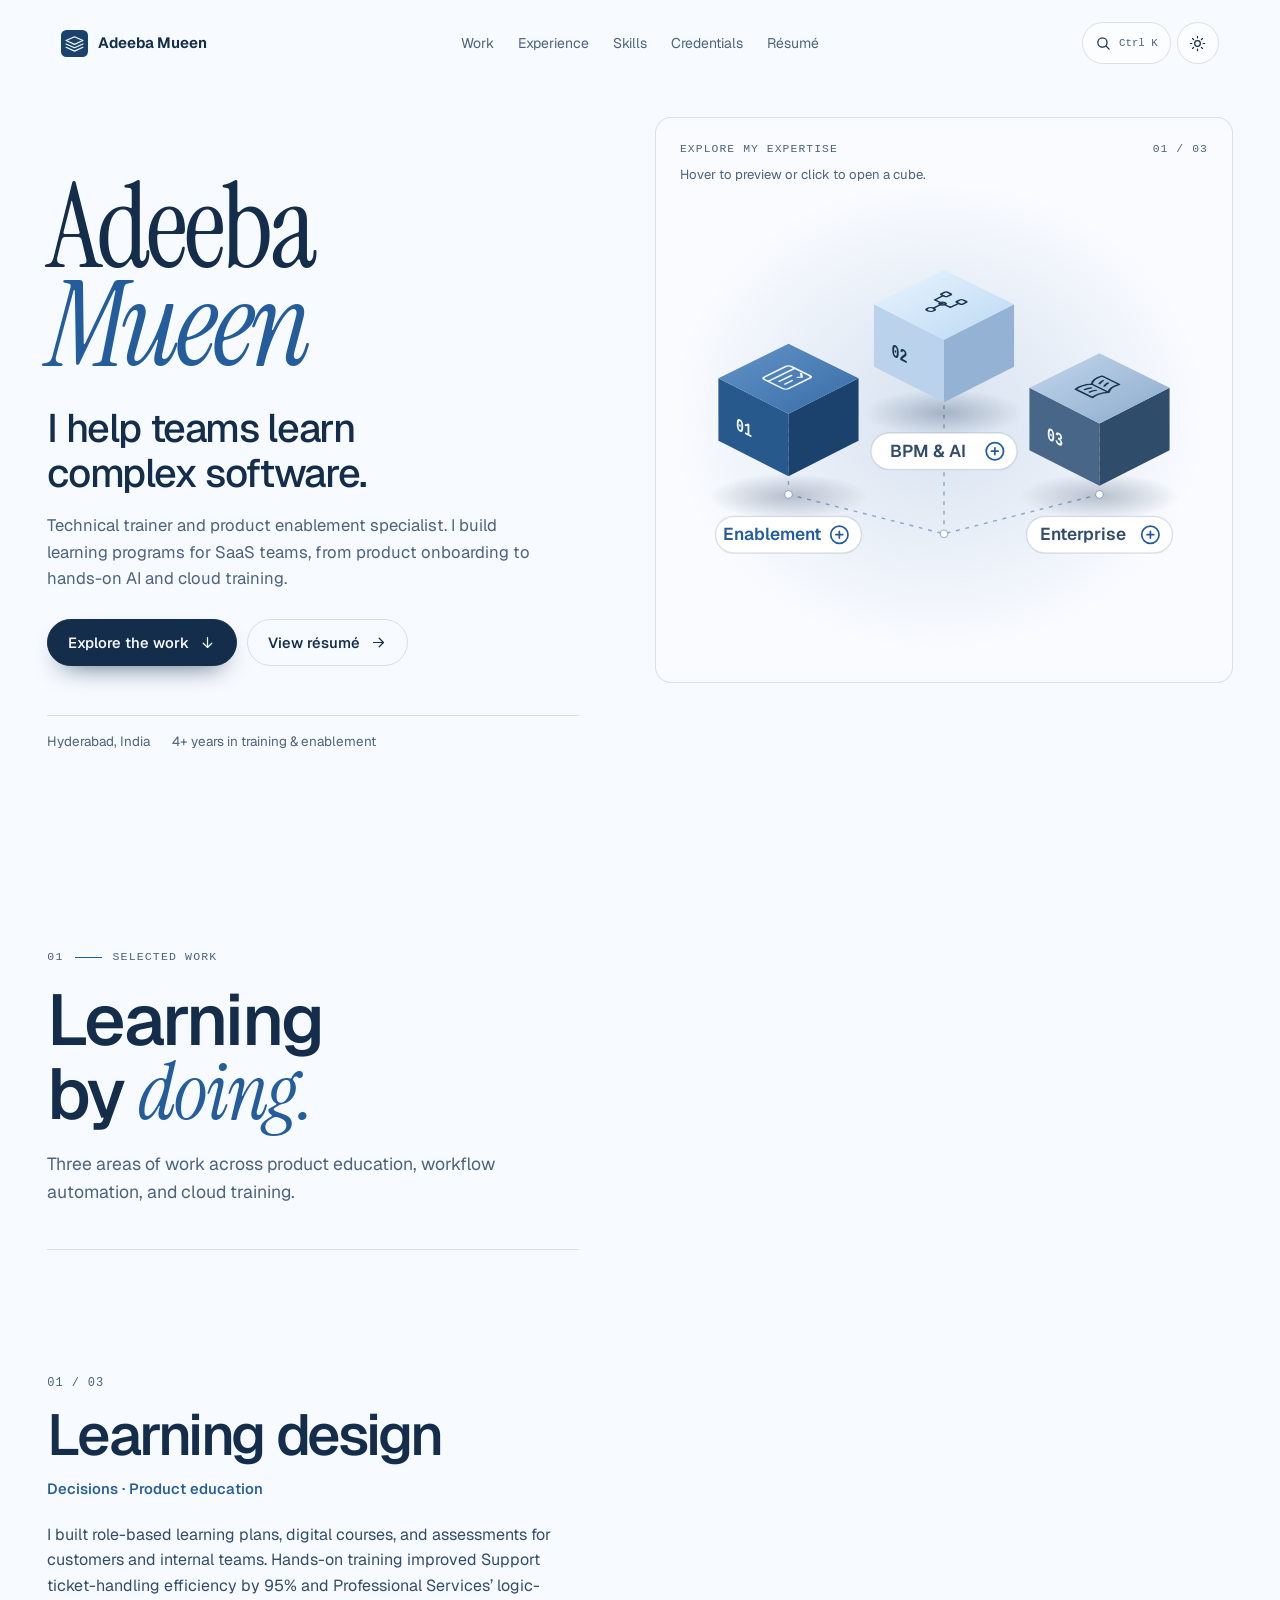
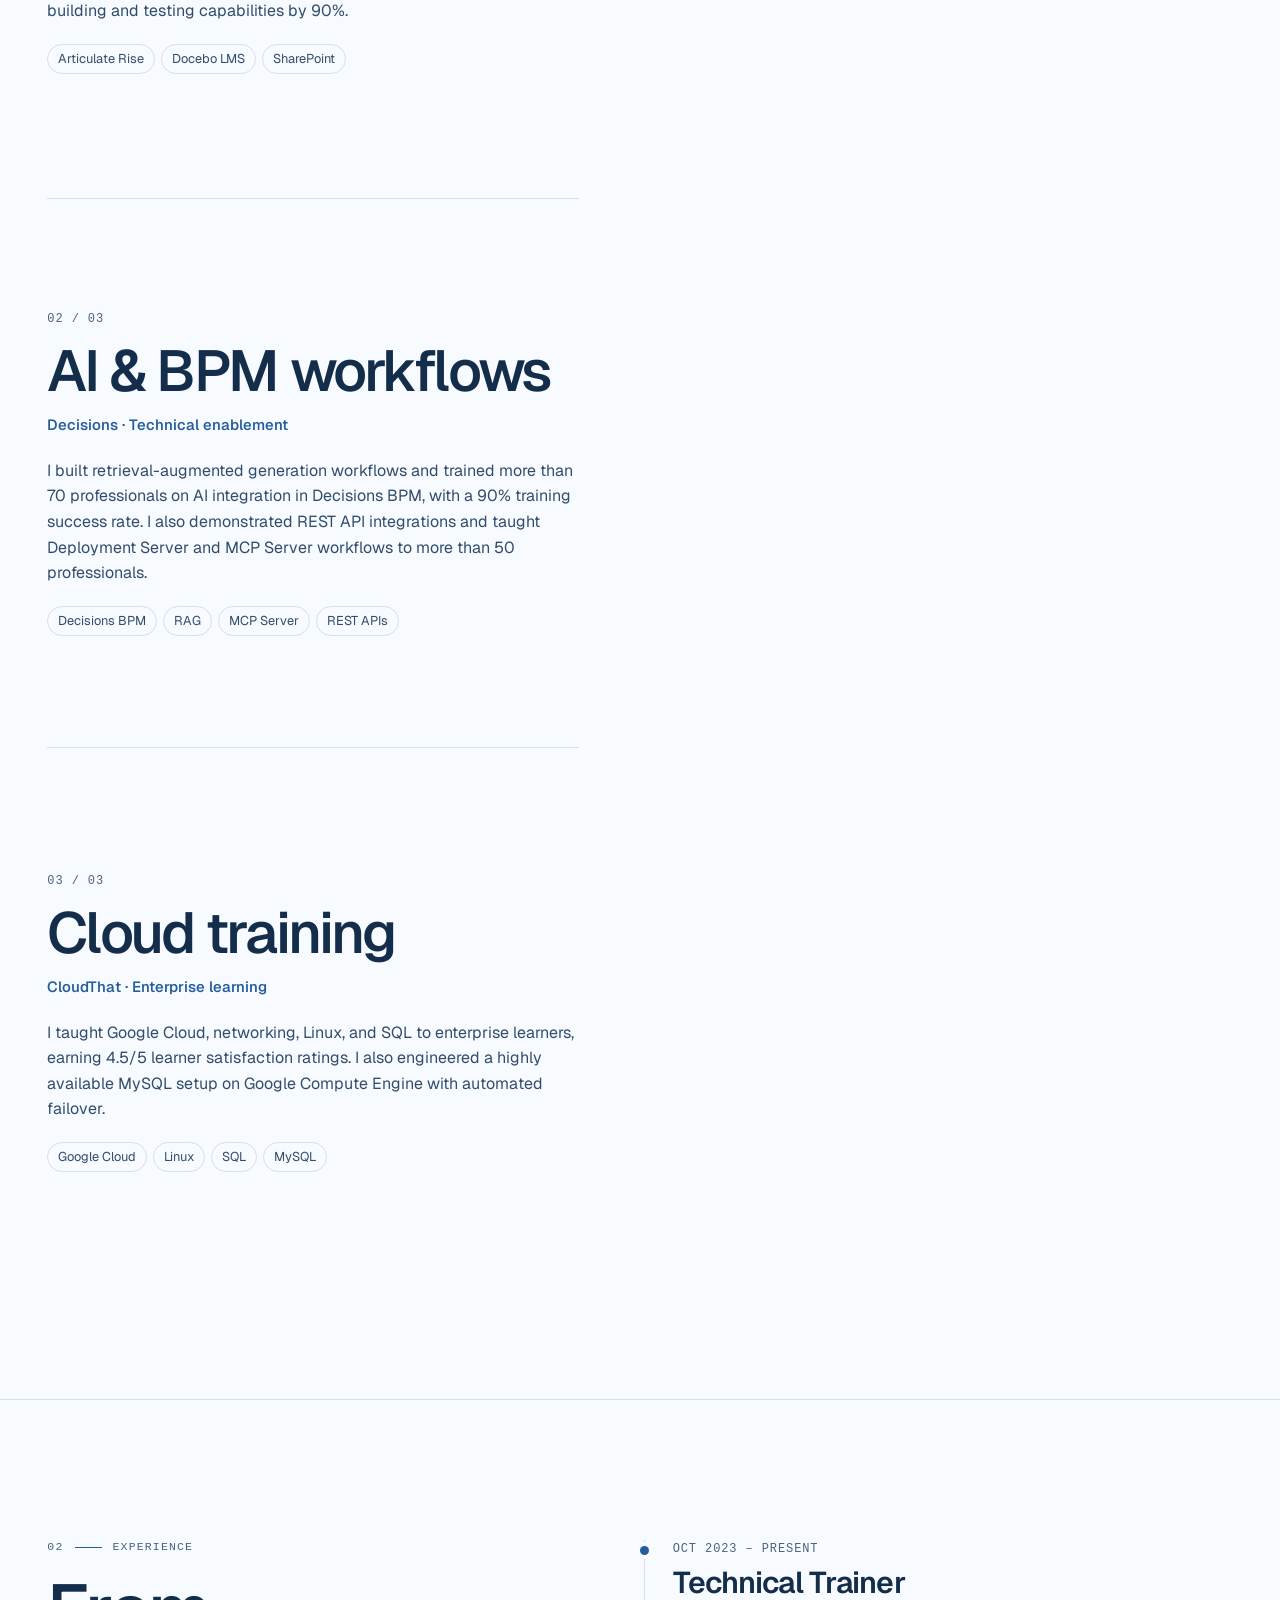
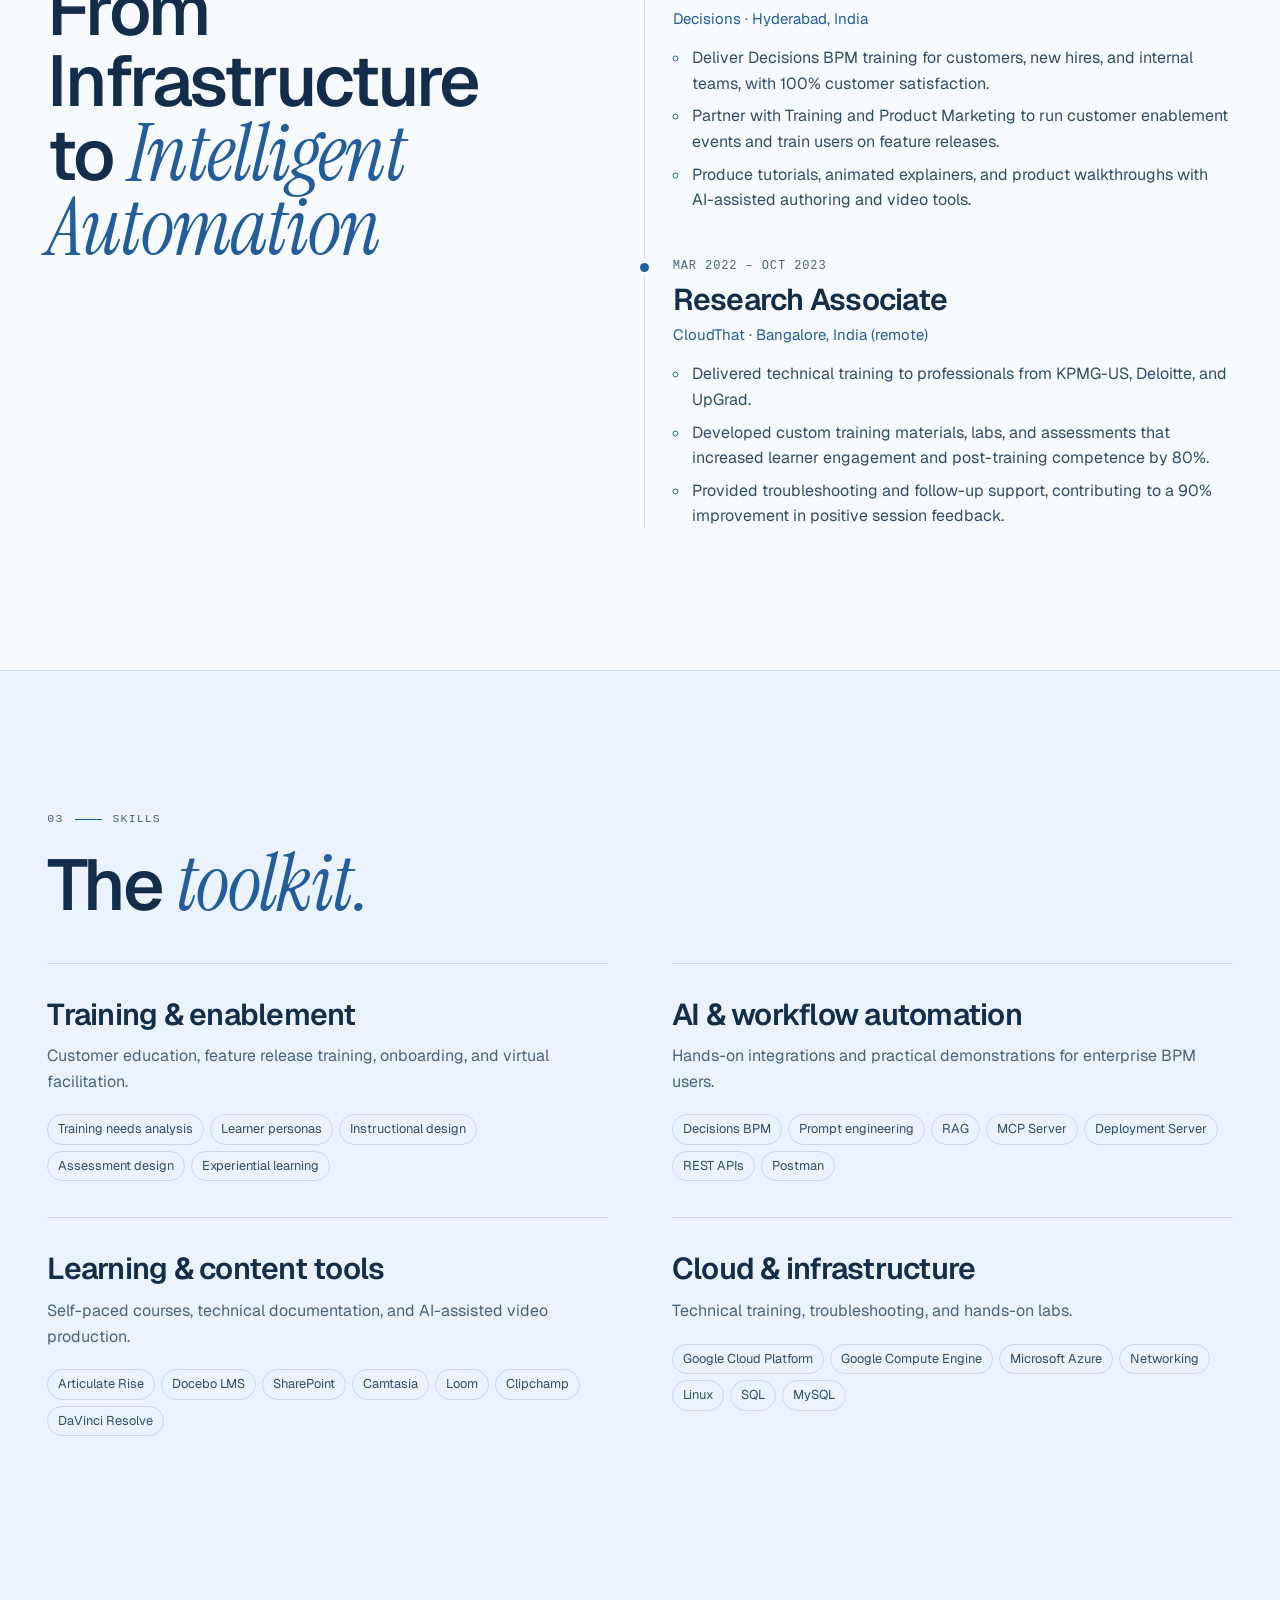
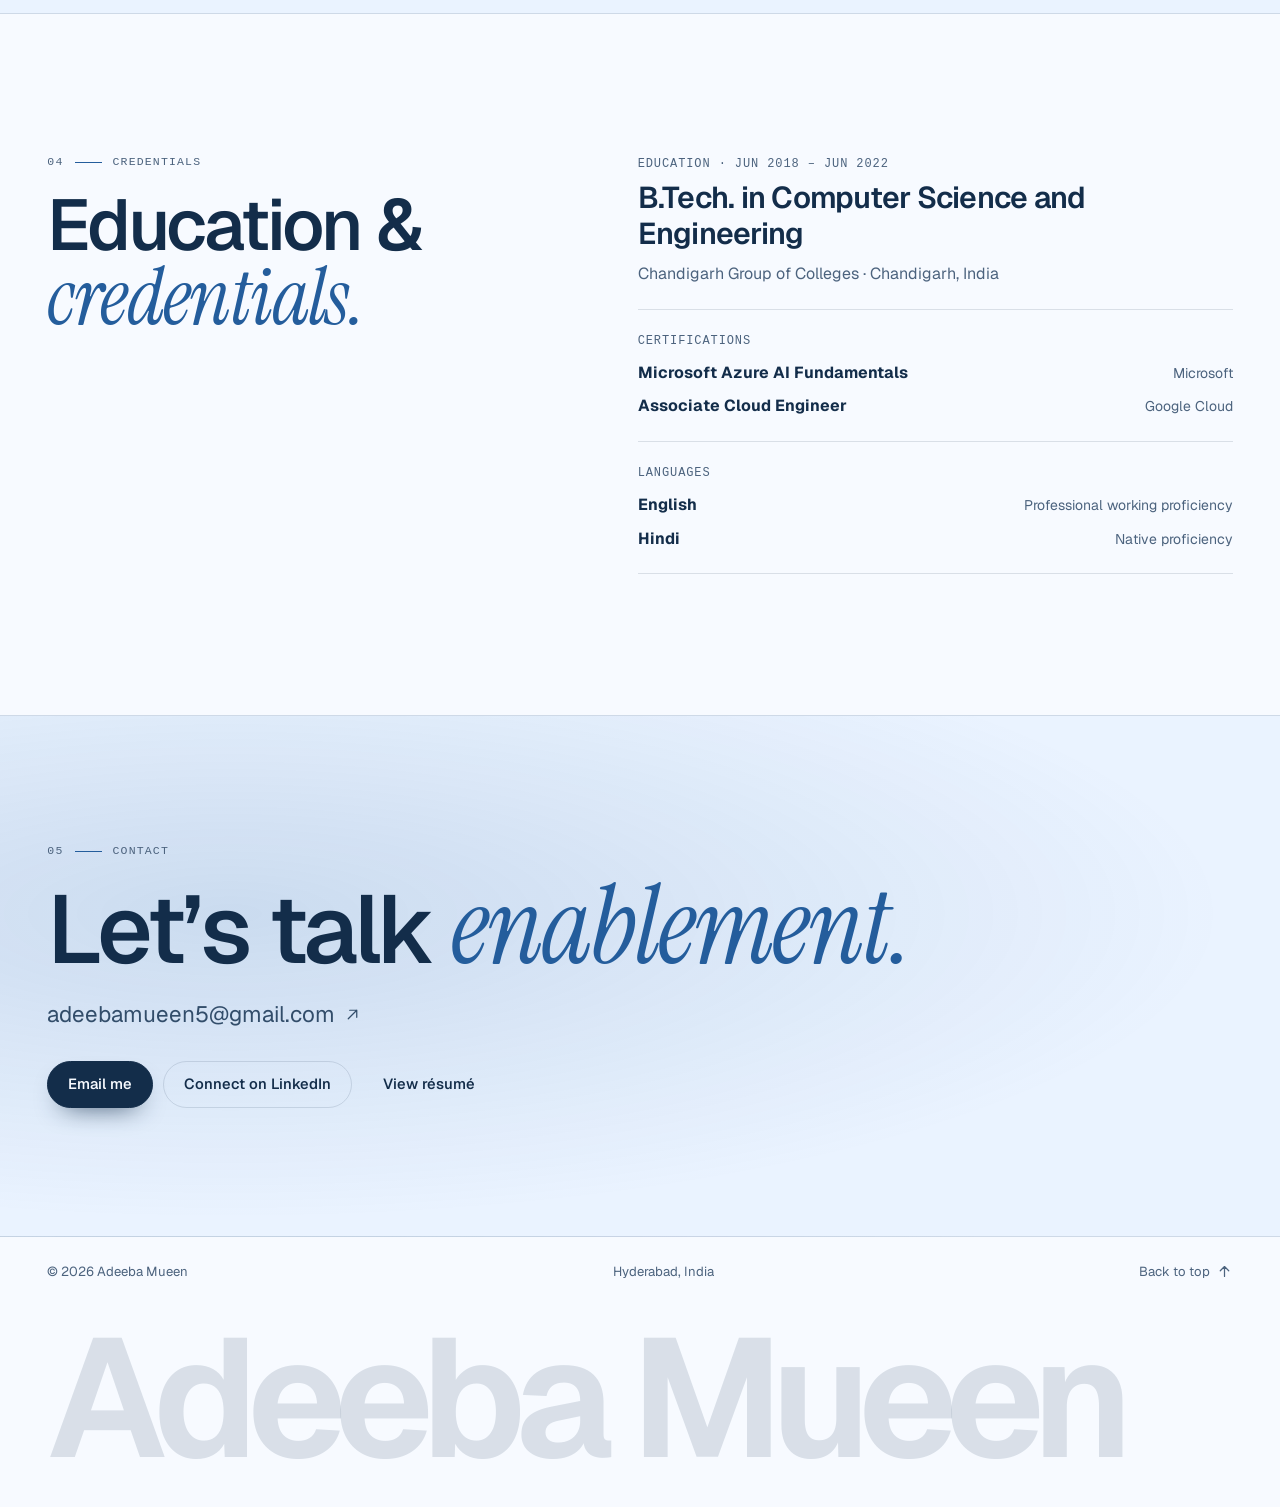
<file: index.html>
<!doctype html>
<html lang="en">
<head>
  <meta charset="utf-8">
  <meta name="viewport" content="width=device-width, initial-scale=1">
  <meta name="description" content="Adeeba Mueen is a technical trainer and product enablement specialist in Hyderabad, India, with experience in SaaS, Decisions BPM, cloud training, and AI-enabled learning.">
  <meta name="color-scheme" content="light dark">
  <meta name="theme-color" content="#f7faff" media="(prefers-color-scheme: light)">
  <meta name="theme-color" content="#111b2b" media="(prefers-color-scheme: dark)">
  <meta property="og:type" content="profile">
  <meta property="og:title" content="Adeeba Mueen · Technical Training &amp; Product Enablement">
  <meta property="og:description" content="Selected work in SaaS product education, AI-enabled BPM, and enterprise cloud training.">
  <meta property="profile:first_name" content="Adeeba">
  <meta property="profile:last_name" content="Mueen">
  <title>Adeeba Mueen · Technical Training &amp; Product Enablement</title>
  <script>
    try {
      const theme = localStorage.getItem("adeeba-theme");
      if (theme === "light" || theme === "dark") document.documentElement.dataset.theme = theme;
    } catch {}
  </script>
  <link rel="icon" href="mark.svg" type="image/svg+xml">
  <link rel="preconnect" href="https://fonts.googleapis.com">
  <link rel="preconnect" href="https://fonts.gstatic.com" crossorigin>
  <link rel="stylesheet" href="https://fonts.googleapis.com/css2?family=Geist:wght@400..700&amp;family=Instrument+Serif:ital@0;1&amp;display=swap">
  <link rel="stylesheet" href="style.css">
  <script src="main.js" defer></script>
</head>
<body id="top">
  <a class="skip-link" href="#main">Skip to content</a>
  <header class="site-header">
    <div class="header-inner">
      <a class="brand" href="#top" aria-label="Adeeba Mueen, home">
        <img src="mark.svg" width="27" height="27" alt="">
        <span>Adeeba Mueen</span>
      </a>
      <nav class="nav" id="navigation" aria-label="Primary">
        <a href="#work">Work</a>
        <a href="#experience">Experience</a>
        <a href="#skills">Skills</a>
        <a href="#certifications">Credentials</a>
        <a href="resume.html">Résumé</a>
      </nav>
      <div class="header-actions">
        <button class="icon-button search-button" id="search-button" type="button" aria-label="Open quick navigation" aria-haspopup="dialog" hidden>
          <svg viewBox="0 0 24 24" aria-hidden="true"><circle cx="10.5" cy="10.5" r="6.5"/><path d="m16 16 4 4"/></svg>
          <kbd>Ctrl K</kbd>
        </button>
        <button class="icon-button theme-button" id="theme-button" type="button" aria-label="Switch color theme" hidden>
          <svg class="sun" viewBox="0 0 24 24" aria-hidden="true"><circle cx="12" cy="12" r="4"/><path d="M12 2v2m0 16v2M2 12h2m16 0h2M5 5l1.5 1.5m11 11L19 19M5 19l1.5-1.5m11-11L19 5"/></svg>
          <svg class="moon" viewBox="0 0 24 24" aria-hidden="true"><path d="M20.6 15.2a8.8 8.8 0 0 1-11.8-11.8 9 9 0 1 0 11.8 11.8Z"/></svg>
        </button>
        <button class="icon-button menu-button" id="menu-button" type="button" aria-label="Toggle menu" aria-expanded="false" aria-controls="navigation" hidden>
          <svg viewBox="0 0 24 24" aria-hidden="true"><path d="M4 9h16M4 15h16"/></svg>
        </button>
      </div>
    </div>
  </header>

  <main id="main">
    <div class="stage">
      <section class="hero" id="summary" aria-labelledby="hero-title">
        <div class="hero-main">
          <h1 id="hero-title" class="display">Adeeba <em>Mueen</em></h1>
          <p class="hero-lede">I help teams learn <em>complex software.</em></p>
          <p class="hero-detail">Technical trainer and product enablement specialist. I build learning programs for SaaS teams, from product onboarding to hands-on AI and cloud training.</p>
          <div class="actions">
            <a class="button primary" href="#work">Explore the work <svg viewBox="0 0 24 24" aria-hidden="true"><path d="M12 5v14m-6-6 6 6 6-6"/></svg></a>
            <a class="button" href="resume.html">View résumé <svg viewBox="0 0 24 24" aria-hidden="true"><path d="M5 12h14m-6-6 6 6-6 6"/></svg></a>
          </div>
        </div>
        <p class="hero-meta"><span>Hyderabad, India</span><span>4+ years in training &amp; enablement</span></p>
      </section>

      <aside class="showcase" aria-label="Areas of expertise">
        <div class="showcase-inner" data-preview="learning">
          <div class="block-heading"><span>Explore my expertise</span><span class="block-index" aria-hidden="true">01 / 03</span></div>
          <p class="topic-hint" hidden>
            <span class="pointer-hint">Hover to preview or click to open a cube.</span>
            <span class="touch-hint">Tap a cube to explore.</span>
          </p>
          <div class="block-art">
            <svg class="learning-block" viewBox="0 0 550 470" role="group" aria-label="Three areas of expertise">
              <defs>
                <linearGradient id="learning-top" x1="0" y1="0" x2="1" y2="1"><stop stop-color="#6394c8"/><stop offset="1" stop-color="#376ca5"/></linearGradient>
                <linearGradient id="ai-top" x1="0" y1="0" x2="1" y2="1"><stop stop-color="#e9f5ff"/><stop offset="1" stop-color="#bbd8f3"/></linearGradient>
                <linearGradient id="cloud-top" x1="0" y1="0" x2="1" y2="1"><stop stop-color="#c3d7ed"/><stop offset="1" stop-color="#8caacb"/></linearGradient>
                <radialGradient id="block-shadow"><stop stop-color="#152c4a" stop-opacity=".28"/><stop offset="1" stop-color="#152c4a" stop-opacity="0"/></radialGradient>
                <g id="topic-product" fill="none" stroke="currentColor" stroke-width="2.4" stroke-linecap="round" stroke-linejoin="round">
                  <rect x="7" y="6" width="38" height="34" rx="4"/><path d="M7 15h38m-30 8h17m-17 8h10m9-1 3 3 5-6"/>
                </g>
                <g id="topic-automation" fill="none" stroke="currentColor" stroke-width="2.4" stroke-linecap="round" stroke-linejoin="round">
                  <path d="M13 23h13m0 0V12h12M26 23v11h12"/><circle cx="9" cy="23" r="4"/><circle cx="26" cy="23" r="3"/><rect x="38" y="8" width="8" height="8" rx="2"/><rect x="38" y="30" width="8" height="8" rx="2"/>
                </g>
                <g id="topic-enterprise" fill="none" stroke="currentColor" stroke-width="2.4" stroke-linecap="round" stroke-linejoin="round">
                  <path d="M26 38V14m0 0c-6-5-12-6-19-4v24c7-2 13-1 19 4 6-5 12-6 19-4V10c-7-2-13-1-19 4Z"/><path d="M13 17c3 0 5 1 7 2m-7 5c3 0 5 1 7 2m12-7c2-1 4-2 7-2m-7 9c2-1 4-2 7-2"/>
                </g>
                <g id="cube-open" fill="none" stroke="currentColor" stroke-width="1.8" stroke-linecap="round">
                  <circle r="9"/><path d="M-3.5 0h7M0-3.5v7"/>
                </g>
                <path id="mini-top" d="m0 44 73-36 73 36-73 37Z"/>
                <path id="mini-left" d="m0 44 73 37v65L0 109Z"/>
                <path id="mini-right" d="m73 81 73-37v65l-73 37Z"/>
              </defs>
              <path class="network-guide" d="M113 312 275 353l162-41M113 312v-79m162 120V187m162 125v-79" fill="none"/>
              <path class="network-guide network-branch" d="M275 353v54" fill="none" aria-hidden="true"/>
              <g class="network-node" transform="translate(40 157)" data-topic="learning">
                <rect x="-6" y="-12" width="158" height="224" fill="transparent"/>
                <ellipse class="block-shadow" cx="73" cy="157" rx="83" ry="24" fill="url(#block-shadow)"/>
                <g class="node-cube">
                  <g class="cube-shell">
                    <use href="#mini-left" fill="#27598c"/><use href="#mini-right" fill="#1b426d"/><use href="#mini-top" fill="url(#learning-top)"/>
                    <g transform="matrix(.73 -.36 .73 .36 0 44)" color="#f4f9ff"><use href="#topic-product" x="24" y="25"/></g>
                    <text class="node-number" transform="matrix(.73 .37 0 1 0 44)" x="25" y="44">01</text>
                  </g>
                </g>
                <g class="node-action">
                  <rect class="node-pill" x="-3" y="178" width="152" height="38" rx="19"/>
                  <text class="node-label" x="56" y="203">Enablement</text>
                  <use class="node-plus" href="#cube-open" x="126" y="197"/>
                </g>
              </g>
              <g class="network-node" transform="translate(202 70)" data-topic="ai">
                <rect x="-6" y="-12" width="158" height="224" fill="transparent"/>
                <ellipse class="block-shadow" cx="73" cy="157" rx="83" ry="24" fill="url(#block-shadow)"/>
                <g class="node-cube">
                  <g class="cube-shell">
                    <use href="#mini-left" fill="#bad2eb"/><use href="#mini-right" fill="#93b2d4"/><use href="#mini-top" fill="url(#ai-top)"/>
                    <g transform="matrix(.73 -.36 .73 .36 0 44)" color="#173752"><use href="#topic-automation" x="24" y="25"/></g>
                    <text class="node-number node-number-dark" transform="matrix(.73 .37 0 1 0 44)" x="25" y="44">02</text>
                  </g>
                </g>
                <g class="node-action">
                  <rect class="node-pill" x="-3" y="178" width="152" height="38" rx="19"/>
                  <text class="node-label" x="56" y="203">BPM &amp; AI</text>
                  <use class="node-plus" href="#cube-open" x="126" y="197"/>
                </g>
              </g>
              <g class="network-node" transform="translate(364 157)" data-topic="cloud">
                <rect x="-6" y="-12" width="158" height="224" fill="transparent"/>
                <ellipse class="block-shadow" cx="73" cy="157" rx="83" ry="24" fill="url(#block-shadow)"/>
                <g class="node-cube">
                  <g class="cube-shell">
                    <use href="#mini-left" fill="#486687"/><use href="#mini-right" fill="#304c6b"/><use href="#mini-top" fill="url(#cloud-top)"/>
                    <g transform="matrix(.73 -.36 .73 .36 0 44)" color="#173752"><use href="#topic-enterprise" x="24" y="25"/></g>
                    <text class="node-number" transform="matrix(.73 .37 0 1 0 44)" x="25" y="44">03</text>
                  </g>
                </g>
                <g class="node-action">
                  <rect class="node-pill" x="-3" y="178" width="152" height="38" rx="19"/>
                  <text class="node-label" x="56" y="203">Enterprise</text>
                  <use class="node-plus" href="#cube-open" x="126" y="197"/>
                </g>
              </g>
              <g class="network-pins"><circle cx="113" cy="312" r="4"/><circle cx="275" cy="353" r="4"/><circle cx="437" cy="312" r="4"/></g>
            </svg>
            <div class="topic-face" hidden>
              <button class="face-back" type="button" aria-label="Back to topics">
                <svg viewBox="0 0 24 24" aria-hidden="true"><path d="M19 12H5m6-6-6 6 6 6"/></svg>
              </button>
              <article class="preview-panel" id="preview-learning" data-panel="learning" aria-labelledby="topic-title-learning">
                <h3 id="topic-title-learning">Technical Product Enablement</h3>
                <div class="preview-outcome"><strong>95%</strong><span>improvement in support ticket-handling efficiency</span></div>
                <p class="preview-summary">I turn training needs and learner personas into onboarding, release training, and role-based learning paths.</p>
                <ul class="preview-strengths" aria-label="Strengths"><li>Instructional design</li><li>Product adoption</li><li>Assessment design</li></ul>
                <a class="preview-link" href="#learning">See enablement work <svg viewBox="0 0 24 24" aria-hidden="true"><path d="M5 12h14m-6-6 6 6-6 6"/></svg></a>
              </article>
              <article class="preview-panel" id="preview-ai" data-panel="ai" aria-labelledby="topic-title-ai" hidden>
                <h3 id="topic-title-ai">BPM &amp; AI Automation</h3>
                <div class="preview-outcome"><strong>70+</strong><span>professionals trained on AI integration in Decisions BPM</span></div>
                <p class="preview-summary">I build RAG workflows and connect REST APIs to bring external data into Decisions BPM.</p>
                <ul class="preview-strengths" aria-label="Strengths"><li>Prompt engineering</li><li>API integration</li><li>MCP Server training</li></ul>
                <a class="preview-link" href="#ai">See automation work <svg viewBox="0 0 24 24" aria-hidden="true"><path d="M5 12h14m-6-6 6 6-6 6"/></svg></a>
              </article>
              <article class="preview-panel" id="preview-cloud" data-panel="cloud" aria-labelledby="topic-title-cloud" hidden>
                <h3 id="topic-title-cloud">Enterprise Learning &amp; Customer Success</h3>
                <div class="preview-outcome"><strong>4.5/5</strong><span>learner satisfaction in enterprise technical training</span></div>
                <p class="preview-summary">I design hands-on cloud and SQL labs and help enterprise learners apply new skills through troubleshooting and follow-up.</p>
                <ul class="preview-strengths" aria-label="Strengths"><li>Enterprise facilitation</li><li>Customer education</li><li>Post-training support</li></ul>
                <a class="preview-link" href="#cloud">See enterprise training work <svg viewBox="0 0 24 24" aria-hidden="true"><path d="M5 12h14m-6-6 6 6-6 6"/></svg></a>
              </article>
            </div>
          </div>
        </div>
      </aside>

      <section class="work" id="work" aria-labelledby="work-title">
        <header class="section-heading">
          <p class="section-label">01 <span></span> Selected work</p>
          <h2 id="work-title">Learning by <em>doing.</em></h2>
          <p>Three areas of work across product education, workflow automation, and cloud training.</p>
        </header>
        <ol class="chapters">
          <li class="chapter" id="learning" data-work="learning">
            <p class="chapter-index">01 / 03</p>
            <h3>Learning design</h3>
            <p class="chapter-kind">Decisions · Product education</p>
            <p>I built role-based learning plans, digital courses, and assessments for customers and internal teams. Hands-on training improved Support ticket-handling efficiency by 95% and Professional Services’ logic-building and testing capabilities by 90%.</p>
            <ul class="tags" aria-label="Tools and methods"><li>Articulate Rise</li><li>Docebo LMS</li><li>SharePoint</li></ul>
          </li>
          <li class="chapter" id="ai" data-work="ai">
            <p class="chapter-index">02 / 03</p>
            <h3>AI &amp; BPM workflows</h3>
            <p class="chapter-kind">Decisions · Technical enablement</p>
            <p>I built retrieval-augmented generation workflows and trained more than 70 professionals on AI integration in Decisions BPM, with a 90% training success rate. I also demonstrated REST API integrations and taught Deployment Server and MCP Server workflows to more than 50 professionals.</p>
            <ul class="tags" aria-label="Tools and methods"><li>Decisions BPM</li><li>RAG</li><li>MCP Server</li><li>REST APIs</li></ul>
          </li>
          <li class="chapter" id="cloud" data-work="cloud">
            <p class="chapter-index">03 / 03</p>
            <h3>Cloud training</h3>
            <p class="chapter-kind">CloudThat · Enterprise learning</p>
            <p>I taught Google Cloud, networking, Linux, and SQL to enterprise learners, earning 4.5/5 learner satisfaction ratings. I also engineered a highly available MySQL setup on Google Compute Engine with automated failover.</p>
            <ul class="tags" aria-label="Tools and methods"><li>Google Cloud</li><li>Linux</li><li>SQL</li><li>MySQL</li></ul>
          </li>
        </ol>
      </section>
    </div>

    <section class="section wrap" id="experience" aria-labelledby="experience-title">
      <div class="split">
        <header class="section-heading">
          <p class="section-label">02 <span></span> Experience</p>
          <h2 id="experience-title">From Infrastructure to <em>Intelligent Automation</em></h2>
        </header>
        <ol class="timeline">
          <li>
            <p class="period">Oct 2023 – Present</p>
            <h3>Technical Trainer</h3>
            <p class="role-meta">Decisions · Hyderabad, India</p>
            <ul class="bullet-list">
              <li>Deliver Decisions BPM training for customers, new hires, and internal teams, with 100% customer satisfaction.</li>
              <li>Partner with Training and Product Marketing to run customer enablement events and train users on feature releases.</li>
              <li>Produce tutorials, animated explainers, and product walkthroughs with AI-assisted authoring and video tools.</li>
            </ul>
          </li>
          <li>
            <p class="period">Mar 2022 – Oct 2023</p>
            <h3>Research Associate</h3>
            <p class="role-meta">CloudThat · Bangalore, India (remote)</p>
            <ul class="bullet-list">
              <li>Delivered technical training to professionals from KPMG-US, Deloitte, and UpGrad.</li>
              <li>Developed custom training materials, labs, and assessments that increased learner engagement and post-training competence by 80%.</li>
              <li>Provided troubleshooting and follow-up support, contributing to a 90% improvement in positive session feedback.</li>
            </ul>
          </li>
        </ol>
      </div>
    </section>

    <section class="section skills-section" id="skills" aria-labelledby="skills-title">
      <div class="wrap">
        <header class="section-heading">
          <p class="section-label">03 <span></span> Skills</p>
          <h2 id="skills-title">The <em>toolkit.</em></h2>
        </header>
        <div class="skill-grid">
          <article>
            <h3>Training &amp; enablement</h3>
            <p>Customer education, feature release training, onboarding, and virtual facilitation.</p>
            <ul class="tags"><li>Training needs analysis</li><li>Learner personas</li><li>Instructional design</li><li>Assessment design</li><li>Experiential learning</li></ul>
          </article>
          <article>
            <h3>AI &amp; workflow automation</h3>
            <p>Hands-on integrations and practical demonstrations for enterprise BPM users.</p>
            <ul class="tags"><li>Decisions BPM</li><li>Prompt engineering</li><li>RAG</li><li>MCP Server</li><li>Deployment Server</li><li>REST APIs</li><li>Postman</li></ul>
          </article>
          <article>
            <h3>Learning &amp; content tools</h3>
            <p>Self-paced courses, technical documentation, and AI-assisted video production.</p>
            <ul class="tags"><li>Articulate Rise</li><li>Docebo LMS</li><li>SharePoint</li><li>Camtasia</li><li>Loom</li><li>Clipchamp</li><li>DaVinci Resolve</li></ul>
          </article>
          <article>
            <h3>Cloud &amp; infrastructure</h3>
            <p>Technical training, troubleshooting, and hands-on labs.</p>
            <ul class="tags"><li>Google Cloud Platform</li><li>Google Compute Engine</li><li>Microsoft Azure</li><li>Networking</li><li>Linux</li><li>SQL</li><li>MySQL</li></ul>
          </article>
        </div>
      </div>
    </section>

    <section class="section wrap" id="certifications" aria-labelledby="credentials-title">
      <div class="split">
        <header class="section-heading">
          <p class="section-label">04 <span></span> Credentials</p>
          <h2 id="credentials-title">Education &amp; <em>credentials.</em></h2>
        </header>
        <div class="credentials">
          <div id="education">
            <p class="period">Education · Jun 2018 – Jun 2022</p>
            <h3>B.Tech. in Computer Science and Engineering</h3>
            <p>Chandigarh Group of Colleges · Chandigarh, India</p>
          </div>
          <div>
            <p class="period">Certifications</p>
            <ul class="credential-list">
              <li><strong>Microsoft Azure AI Fundamentals</strong><span>Microsoft</span></li>
              <li><strong>Associate Cloud Engineer</strong><span>Google Cloud</span></li>
            </ul>
          </div>
          <div>
            <p class="period">Languages</p>
            <ul class="credential-list">
              <li><strong>English</strong><span>Professional working proficiency</span></li>
              <li><strong>Hindi</strong><span>Native proficiency</span></li>
            </ul>
          </div>
        </div>
      </div>
    </section>

    <section class="contact" id="contact" aria-labelledby="contact-title">
      <div class="wrap">
        <p class="section-label">05 <span></span> Contact</p>
        <h2 id="contact-title">Let’s talk <em>enablement.</em></h2>
        <a class="email-link" href="mailto:adeebamueen5@gmail.com">adeebamueen5@gmail.com <svg viewBox="0 0 24 24" aria-hidden="true"><path d="M6 18 18 6M8 6h10v10"/></svg></a>
        <div class="actions">
          <a class="button primary" href="mailto:adeebamueen5@gmail.com">Email me</a>
          <a class="button" href="https://www.linkedin.com/in/adeebamueen/">Connect on LinkedIn</a>
          <a class="button quiet" href="resume.html">View résumé</a>
        </div>
      </div>
    </section>
  </main>

  <footer class="site-footer">
    <div class="wrap footer-row"><span>© <span id="year">2026</span> Adeeba Mueen</span><span>Hyderabad, India</span><a href="#top">Back to top <svg viewBox="0 0 24 24" aria-hidden="true"><path d="M12 19V5M6 11l6-6 6 6"/></svg></a></div>
    <div class="wrap wordmark" aria-hidden="true">Adeeba Mueen</div>
  </footer>

  <dialog class="quick-nav" id="quick-nav" aria-labelledby="quick-nav-title">
    <div class="quick-nav-head"><h2 id="quick-nav-title">Jump to</h2><form method="dialog"><button class="icon-button" type="submit" aria-label="Close quick navigation"><svg viewBox="0 0 24 24" aria-hidden="true"><path d="m6 6 12 12M18 6 6 18"/></svg></button></form></div>
    <label class="visually-hidden" for="quick-filter">Filter destinations</label>
    <input id="quick-filter" type="search" placeholder="Find a section…" autocomplete="off" autofocus>
    <ul>
      <li><a href="#work">Selected work</a></li>
      <li><a href="#experience">Experience</a></li>
      <li><a href="#skills">Skills</a></li>
      <li><a href="#certifications">Education &amp; credentials</a></li>
      <li><a href="#contact">Contact</a></li>
      <li><a href="resume.html">Résumé</a></li>
    </ul>
    <p class="quick-empty" role="status" hidden>No matching destinations.</p>
  </dialog>
</body>
</html>
</file>
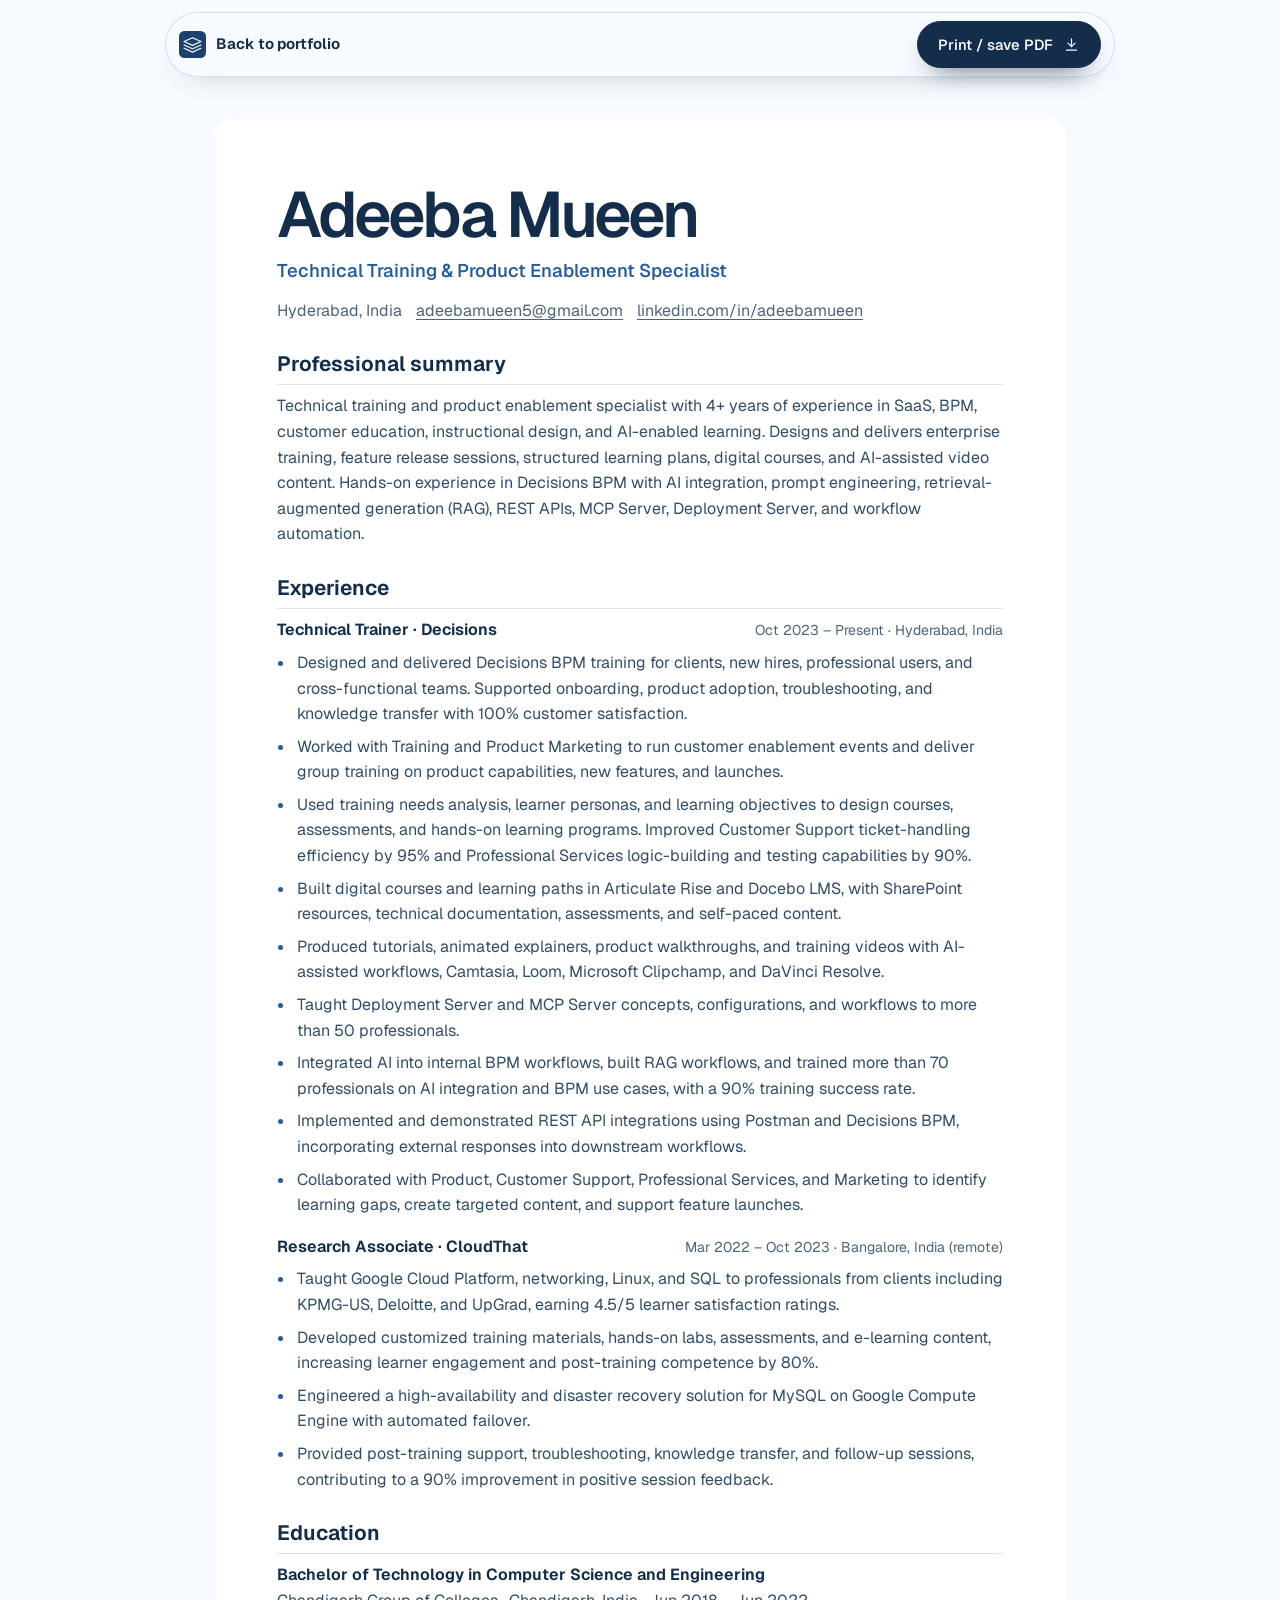
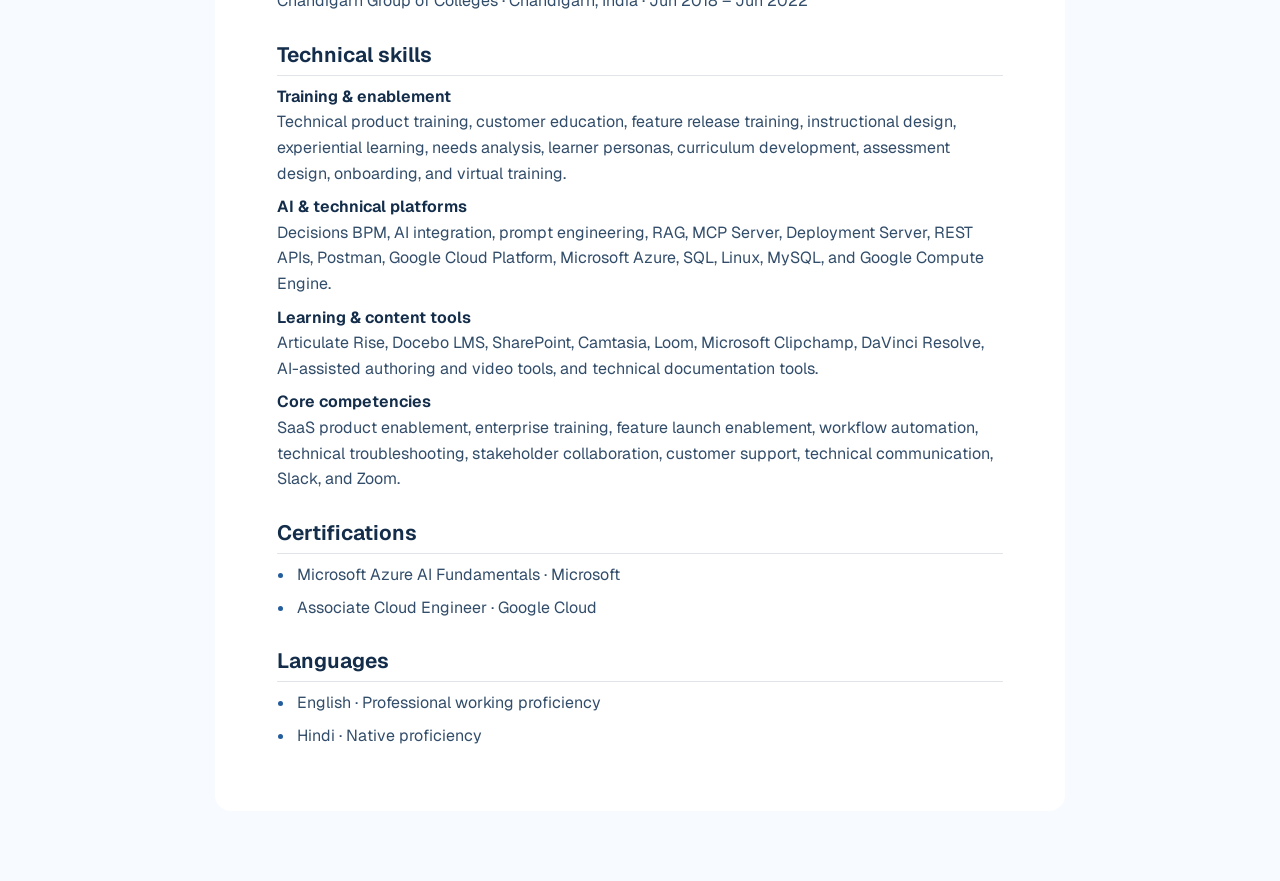
<file: resume.html>
<!doctype html>
<html lang="en">
<head>
  <meta charset="utf-8">
  <meta name="viewport" content="width=device-width, initial-scale=1">
  <meta name="description" content="Adeeba Mueen’s résumé, covering technical training, SaaS product enablement, cloud education, and AI-enabled workflows.">
  <meta name="color-scheme" content="light dark">
  <title>Résumé · Adeeba Mueen</title>
  <script>
    try {
      const theme = localStorage.getItem("adeeba-theme");
      if (theme === "light" || theme === "dark") document.documentElement.dataset.theme = theme;
    } catch {}
  </script>
  <link rel="icon" href="mark.svg" type="image/svg+xml">
  <link rel="preconnect" href="https://fonts.googleapis.com">
  <link rel="preconnect" href="https://fonts.gstatic.com" crossorigin>
  <link rel="stylesheet" href="https://fonts.googleapis.com/css2?family=Geist:wght@400..700&amp;display=swap">
  <link rel="stylesheet" href="style.css">
  <script src="main.js" defer></script>
</head>
<body class="resume-page">
  <a class="skip-link" href="#resume">Skip to résumé</a>
  <header class="site-header">
    <div class="header-inner">
      <a class="brand" href="./"><img src="mark.svg" width="27" height="27" alt=""> Back to portfolio</a>
      <button class="button primary" id="print-button" type="button" hidden>Print / save PDF <svg viewBox="0 0 24 24" aria-hidden="true"><path d="M12 4v11m-5-5 5 5 5-5M5 20h14"/></svg></button>
    </div>
  </header>
  <main class="resume" id="resume">
    <header>
      <h1>Adeeba Mueen</h1>
      <p class="resume-role">Technical Training &amp; Product Enablement Specialist</p>
      <address class="resume-address">
        <span>Hyderabad, India</span>
        <a href="mailto:adeebamueen5@gmail.com">adeebamueen5@gmail.com</a>
        <a href="https://www.linkedin.com/in/adeebamueen/">linkedin.com/in/adeebamueen</a>
      </address>
    </header>

    <section aria-labelledby="resume-summary">
      <h2 id="resume-summary">Professional summary</h2>
      <p>Technical training and product enablement specialist with 4+ years of experience in SaaS, BPM, customer education, instructional design, and AI-enabled learning. Designs and delivers enterprise training, feature release sessions, structured learning plans, digital courses, and AI-assisted video content. Hands-on experience in Decisions BPM with AI integration, prompt engineering, retrieval-augmented generation (RAG), REST APIs, MCP Server, Deployment Server, and workflow automation.</p>
    </section>

    <section aria-labelledby="resume-experience">
      <h2 id="resume-experience">Experience</h2>
      <article>
        <div class="job-head">
          <h3>Technical Trainer · Decisions</h3>
          <p class="job-date">Oct 2023 – Present · Hyderabad, India</p>
        </div>
        <ul class="bullet-list">
          <li>Designed and delivered Decisions BPM training for clients, new hires, professional users, and cross-functional teams. Supported onboarding, product adoption, troubleshooting, and knowledge transfer with 100% customer satisfaction.</li>
          <li>Worked with Training and Product Marketing to run customer enablement events and deliver group training on product capabilities, new features, and launches.</li>
          <li>Used training needs analysis, learner personas, and learning objectives to design courses, assessments, and hands-on learning programs. Improved Customer Support ticket-handling efficiency by 95% and Professional Services logic-building and testing capabilities by 90%.</li>
          <li>Built digital courses and learning paths in Articulate Rise and Docebo LMS, with SharePoint resources, technical documentation, assessments, and self-paced content.</li>
          <li>Produced tutorials, animated explainers, product walkthroughs, and training videos with AI-assisted workflows, Camtasia, Loom, Microsoft Clipchamp, and DaVinci Resolve.</li>
          <li>Taught Deployment Server and MCP Server concepts, configurations, and workflows to more than 50 professionals.</li>
          <li>Integrated AI into internal BPM workflows, built RAG workflows, and trained more than 70 professionals on AI integration and BPM use cases, with a 90% training success rate.</li>
          <li>Implemented and demonstrated REST API integrations using Postman and Decisions BPM, incorporating external responses into downstream workflows.</li>
          <li>Collaborated with Product, Customer Support, Professional Services, and Marketing to identify learning gaps, create targeted content, and support feature launches.</li>
        </ul>
      </article>
      <article>
        <div class="job-head">
          <h3>Research Associate · CloudThat</h3>
          <p class="job-date">Mar 2022 – Oct 2023 · Bangalore, India (remote)</p>
        </div>
        <ul class="bullet-list">
          <li>Taught Google Cloud Platform, networking, Linux, and SQL to professionals from clients including KPMG-US, Deloitte, and UpGrad, earning 4.5/5 learner satisfaction ratings.</li>
          <li>Developed customized training materials, hands-on labs, assessments, and e-learning content, increasing learner engagement and post-training competence by 80%.</li>
          <li>Engineered a high-availability and disaster recovery solution for MySQL on Google Compute Engine with automated failover.</li>
          <li>Provided post-training support, troubleshooting, knowledge transfer, and follow-up sessions, contributing to a 90% improvement in positive session feedback.</li>
        </ul>
      </article>
    </section>

    <section aria-labelledby="resume-education">
      <h2 id="resume-education">Education</h2>
      <h3>Bachelor of Technology in Computer Science and Engineering</h3>
      <p>Chandigarh Group of Colleges · Chandigarh, India · Jun 2018 – Jun 2022</p>
    </section>

    <section aria-labelledby="resume-skills">
      <h2 id="resume-skills">Technical skills</h2>
      <dl class="resume-skills">
        <div><dt>Training &amp; enablement</dt><dd>Technical product training, customer education, feature release training, instructional design, experiential learning, needs analysis, learner personas, curriculum development, assessment design, onboarding, and virtual training.</dd></div>
        <div><dt>AI &amp; technical platforms</dt><dd>Decisions BPM, AI integration, prompt engineering, RAG, MCP Server, Deployment Server, REST APIs, Postman, Google Cloud Platform, Microsoft Azure, SQL, Linux, MySQL, and Google Compute Engine.</dd></div>
        <div><dt>Learning &amp; content tools</dt><dd>Articulate Rise, Docebo LMS, SharePoint, Camtasia, Loom, Microsoft Clipchamp, DaVinci Resolve, AI-assisted authoring and video tools, and technical documentation tools.</dd></div>
        <div><dt>Core competencies</dt><dd>SaaS product enablement, enterprise training, feature launch enablement, workflow automation, technical troubleshooting, stakeholder collaboration, customer support, technical communication, Slack, and Zoom.</dd></div>
      </dl>
    </section>

    <section aria-labelledby="resume-certifications">
      <h2 id="resume-certifications">Certifications</h2>
      <ul class="bullet-list">
        <li>Microsoft Azure AI Fundamentals · Microsoft</li>
        <li>Associate Cloud Engineer · Google Cloud</li>
      </ul>
    </section>

    <section aria-labelledby="resume-languages">
      <h2 id="resume-languages">Languages</h2>
      <ul class="bullet-list">
        <li>English · Professional working proficiency</li>
        <li>Hindi · Native proficiency</li>
      </ul>
    </section>
  </main>
</body>
</html>
</file>
<file: style.css>
:root {
  color-scheme: light dark;
  --bg: light-dark(#f7faff, #111b2b);
  --surface: light-dark(#ffffff, #1b293d);
  --raised: light-dark(#eaf3ff, #162337);
  --ink: light-dark(#132d4a, #edf5ff);
  --copy: light-dark(#324d6a, #d2e0f2);
  --muted: light-dark(#4c637e, #a9bdd6);
  --accent: light-dark(#245d9c, #9cc7fa);
  --line: color-mix(in srgb, var(--ink) 13%, transparent);
  --grid: color-mix(in srgb, var(--ink) 5%, transparent);
  --glow: color-mix(in srgb, var(--accent) 16%, transparent);
  --ease: cubic-bezier(.16, 1, .3, 1);
  --sans: "Geist", system-ui, sans-serif;
  --serif: "Instrument Serif", Georgia, serif;
  --mono: ui-monospace, SFMono-Regular, Menlo, monospace;
  --width: 1280px;
  --gutter: clamp(22px, 3.7vw, 48px);
}

:root[data-theme="light"] { color-scheme: light; }
:root[data-theme="dark"] { color-scheme: dark; }

*, *::before, *::after { box-sizing: border-box; }
html { scroll-padding-top: 96px; }
body { margin: 0; background: var(--bg); color: var(--ink); font: 400 16px/1.6 var(--sans); }
h1, h2, h3, p, figure, dl, dd { margin: 0; }
ol, ul { margin: 0; padding: 0; }
a { color: inherit; text-decoration: none; }
button, input { font: inherit; color: inherit; }
button { cursor: pointer; }
svg { display: block; }
[hidden] { display: none !important; }
::selection { color: var(--ink); background: color-mix(in srgb, var(--accent) 25%, var(--bg)); }
:focus-visible { outline: 2px solid var(--accent); outline-offset: 4px; }
.wrap, .stage { max-width: var(--width); padding-inline: var(--gutter); margin-inline: auto; }
.visually-hidden { position: absolute; width: 1px; height: 1px; overflow: hidden; clip-path: inset(50%); white-space: nowrap; }
.skip-link { position: fixed; z-index: 10; top: 10px; left: 10px; padding: 10px 16px; background: var(--ink); color: var(--bg); transform: translateY(-150%); }
.skip-link:focus { transform: none; }
.section { padding-block: clamp(84px, 11vw, 146px); }

/* Header and actions */
.site-header { position: sticky; top: 0; z-index: 5; margin-bottom: -74px; padding: 12px var(--gutter) 0; pointer-events: none; }
.header-inner {
  position: relative;
  display: flex;
  align-items: center;
  gap: 16px;
  min-height: 62px;
  max-width: calc(var(--width) - 2 * var(--gutter));
  margin-inline: auto;
  padding: 8px 13px;
  border: 1px solid transparent;
  border-radius: 40px;
  pointer-events: auto;
  transition: max-width .65s var(--ease), background .3s, box-shadow .3s;
}
.scrolled .header-inner, .header-inner:has([aria-expanded="true"]), .resume-page .header-inner {
  max-width: 950px;
  background: color-mix(in srgb, var(--bg) 91%, transparent);
  border-color: var(--line);
  box-shadow: 0 12px 34px -24px #08081270;
  backdrop-filter: blur(16px);
}
.brand { display: inline-flex; align-items: center; gap: 10px; flex-shrink: 0; font-size: .94rem; font-weight: 650; }
.brand img { transition: rotate .45s var(--ease); }
.brand:hover img { rotate: -9deg; }
.nav { margin-inline: auto; display: flex; align-items: center; gap: 2px; }
@media (min-width: 781px) {
  .nav { position: absolute; left: 50%; translate: -50% 0; }
}
.nav a { padding: 7px 11px; border-radius: 30px; color: var(--muted); font-size: .875rem; }
.nav a:hover, .nav a[aria-current] { background: var(--grid); color: var(--ink); }
.header-actions { display: flex; gap: 6px; margin-left: auto; }
.icon-button {
  display: inline-flex;
  align-items: center;
  justify-content: center;
  gap: 7px;
  min-width: 42px;
  min-height: 42px;
  border: 1px solid var(--line);
  border-radius: 30px;
  background: color-mix(in srgb, var(--surface) 56%, transparent);
}
.icon-button:hover { background: var(--raised); }
.icon-button svg, .button svg, .email-link svg, .footer-row svg {
  width: 17px;
  height: 17px;
  flex: none;
  fill: none;
  stroke: currentColor;
  stroke-width: 1.75;
  stroke-linecap: round;
  stroke-linejoin: round;
}
.search-button { padding-inline: 12px; }
.search-button kbd { color: var(--muted); font: .67rem var(--mono); white-space: nowrap; }
.theme-button[data-dark="true"] .sun, .theme-button[data-dark="false"] .moon, .menu-button { display: none; }

.actions { display: flex; flex-wrap: wrap; align-items: center; gap: 10px; }
.button {
  display: inline-flex;
  align-items: center;
  justify-content: center;
  gap: 10px;
  min-height: 47px;
  padding: 8px 20px;
  border: 1px solid var(--line);
  border-radius: 30px;
  background: transparent;
  font-weight: 550;
  font-size: .92rem;
  white-space: nowrap;
  transition: background .25s, border-color .25s, box-shadow .35s, translate .35s var(--ease);
}
.button:hover { translate: 0 -2px; border-color: var(--muted); }
.button.primary { background: var(--ink); border-color: var(--ink); color: var(--bg); box-shadow: 0 12px 27px -15px var(--ink); }
.button.primary:hover { box-shadow: 0 15px 28px -13px var(--accent); }
.button.quiet { border-color: transparent; }
.button.quiet:hover { border-color: var(--line); }

/* Hero and learning block */
.stage {
  display: grid;
  grid-template-columns: minmax(0, .92fr) minmax(0, 1fr);
  grid-template-areas: "hero showcase" "work showcase";
  column-gap: clamp(42px, 6vw, 96px);
}
main { overflow-x: clip; }
.hero {
  grid-area: hero;
  min-height: min(880px, 100svh);
  display: flex;
  flex-direction: column;
  justify-content: center;
  align-items: flex-start;
  padding-block: 112px 60px;
}
.display {
  font: 400 clamp(4.3rem, 9.2vw, 8rem)/.83 var(--serif);
  letter-spacing: -.035em;
}
.display em { display: block; color: var(--accent); }
.hero-lede {
  margin-top: clamp(24px, 3.5vh, 35px);
  max-width: 19ch;
  font-size: clamp(1.5rem, 3.1vw, 2.65rem);
  font-weight: 500;
  line-height: 1.12;
  letter-spacing: -.035em;
  text-wrap: balance;
}
.hero-lede em { font-style: normal; }
.hero-detail { margin-top: 17px; max-width: 46ch; color: var(--muted); font-size: 1.04rem; }
.hero .actions { margin-top: 27px; }
.hero-meta {
  display: flex;
  flex-wrap: wrap;
  column-gap: 22px;
  row-gap: 4px;
  width: 100%;
  margin-top: clamp(27px, 5.5vh, 60px);
  padding-top: 15px;
  border-top: 1px solid var(--line);
  color: var(--muted);
  font-size: .84rem;
}
.section-heading em, .contact em {
  color: var(--accent);
  font-family: var(--serif);
  font-weight: 400;
  letter-spacing: -.02em;
  font-size: 1.12em;
  line-height: .9;
}

.showcase { grid-area: showcase; min-width: 0; padding-top: clamp(102px, 13svh, 135px); }
.showcase-inner {
  --spread: max(var(--scroll-spread, 0), var(--user-spread, 0));
  position: relative;
  padding: clamp(15px, 1.85vw, 25px);
  border: 1px solid var(--line);
  border-radius: 16px;
  background: color-mix(in srgb, var(--surface) 70%, var(--raised));
}
.showcase-inner.is-revealing { --user-spread: 1; }
@media (min-width: 781px) and (min-height: 660px) {
  .showcase-inner { position: sticky; top: 88px; }
}
.block-heading {
  display: flex;
  justify-content: space-between;
  align-items: center;
  gap: 12px;
  color: var(--muted);
  font: 500 .71rem/1.3 var(--mono);
  letter-spacing: .095em;
  text-transform: uppercase;
}
.block-index { white-space: nowrap; font-variant-numeric: tabular-nums; }
.block-art {
  --art-height: clamp(350px, 54svh, 465px);
  display: grid;
  place-items: center;
  margin-block: 3px 5px;
  background: radial-gradient(ellipse at 49% 49%, var(--glow), transparent 70%);
}
.learning-block { grid-area: 1 / 1; width: 100%; height: var(--art-height); }
.block-shadow { opacity: calc(.92 - .3 * var(--spread)); }
.network-guide, .network-pins { stroke: var(--accent); stroke-opacity: .48; }
.network-guide { stroke-width: 1.5; stroke-dasharray: 4 6; }
.network-branch { visibility: hidden; }
.network-pins { fill: var(--surface); }
.network-node[role="button"] { cursor: pointer; }
.network-node:focus-visible { outline: 2px solid var(--accent); outline-offset: 3px; }
.node-cube { transform: translateY(calc(-7px * var(--spread))); }
.network-node[data-active] .node-cube { transform: translateY(calc(-10px - 7px * var(--spread))); }
.cube-shell { transform-box: fill-box; transform-origin: center; }
.node-number { fill: #f4f9ff; font: 650 19px var(--mono); }
.node-number-dark { fill: #173752; }
.node-label { fill: var(--copy); font: 600 18px var(--sans); text-anchor: middle; }
.node-pill { fill: var(--surface); stroke: var(--line); stroke-width: 1.5; }
.node-plus { color: var(--accent); }
.network-node:not([role="button"]) :is(.node-pill, .node-plus) { display: none; }
.network-node:is(:hover, :focus-visible, [aria-expanded="true"]) .node-pill {
  fill: var(--raised);
  stroke: var(--accent);
}
.network-node:is(:hover, :focus-visible, [data-active]) .node-label { fill: var(--accent); }
.network-node[aria-expanded="true"] .node-plus { opacity: .55; }
.network-node[data-topic="ai"] { --turn-delay: 130ms; }
.network-node[data-topic="cloud"] { --turn-delay: 260ms; }

.topic-hint { margin-top: 8px; color: var(--muted); font-size: .82rem; }
.touch-hint { display: none; }
@media (hover: none) {
  .pointer-hint { display: none; }
  .touch-hint { display: inline; }
}

.topic-face {
  --depth: 17px;
  --drop: 18px;
  --face-base: light-dark(#a9c5e4, #425e80);
  --face-side: light-dark(#587da6, #294361);
  --face-paint: color-mix(in srgb, var(--surface) 84%, var(--raised));
  --face-entrance: translate(var(--node-origin, -72px), -31px) perspective(430px) rotateY(-23deg) scale(.55);
  position: relative;
  grid-area: 1 / 1;
  z-index: 1;
  width: calc(100% - 20px);
  max-width: 410px;
  margin-block: calc(var(--drop) + 10px) calc(var(--drop) + 24px);
  padding: clamp(12px, 1.65vw, 20px);
  translate: -5px 4%;
  border: 1px solid var(--line);
  border-radius: 4px 4px 0 0;
  background: var(--face-paint);
  box-shadow: 0 23px 45px -28px light-dark(#1b426d91, #050b17d0);
}
.topic-face::before, .topic-face::after { content: ""; position: absolute; pointer-events: none; }
.topic-face::before {
  top: 100%;
  left: -1px;
  right: calc(-1 * var(--depth) - 1px);
  height: var(--drop);
  background: var(--face-base);
  clip-path: polygon(0 0, calc(100% - var(--depth)) 0, 100% 100%, var(--depth) 100%);
}
.topic-face::after {
  top: -1px;
  bottom: calc(-1 * var(--drop) - 1px);
  left: 100%;
  width: var(--depth);
  background: var(--face-side);
  clip-path: polygon(0 0, 100% var(--drop), 100% 100%, 0 calc(100% - var(--drop)));
}
[data-preview="ai"] .topic-face { --node-origin: 0px; --face-paint: var(--surface); }
[data-preview="cloud"] .topic-face { --node-origin: 72px; --face-paint: color-mix(in srgb, var(--surface) 70%, var(--raised)); }
.showcase-inner.is-revealing .learning-block { translate: 0 -19%; scale: .91; }
.showcase-inner.is-revealing .network-node[data-active] .node-cube { opacity: 0; }
@media (min-width: 781px) {
  .cube-shell {
    --cube-hover: translateY(-12px);
    --cube-lift: translateY(-14px);
    --cube-settle: translateY(-6px);
  }
  .showcase-inner.is-revealing .learning-block { align-self: start; translate: 0 -26%; scale: .55; }
  .showcase-inner.is-revealing .network-node[data-active] .node-cube { opacity: 1; }
  .showcase-inner.is-revealing .network-branch { visibility: visible; }
  .topic-face {
    --face-entrance: translate(var(--node-origin, -72px), -24px) scale(.8);
    align-self: end;
    margin-block: calc(.425 * var(--art-height)) 22px;
    translate: -5px 0;
  }
}
.face-back {
  position: absolute;
  z-index: 1;
  top: 7px;
  right: 7px;
  display: grid;
  place-items: center;
  width: 36px;
  height: 36px;
  padding: 0;
  border: 1px solid var(--line);
  border-radius: 50%;
  background: var(--surface);
  color: var(--accent);
}
.face-back:hover { background: var(--raised); }
.face-back svg { width: 17px; height: 17px; fill: none; stroke: currentColor; stroke-width: 1.8; stroke-linecap: round; stroke-linejoin: round; }
.preview-panel h3 {
  max-width: 29ch;
  padding-right: 30px;
  margin-bottom: 10px;
  font-size: clamp(1rem, 1.65vw, 1.3rem);
  line-height: 1.22;
  letter-spacing: -.02em;
}
.preview-outcome { display: flex; align-items: center; gap: 10px; min-height: 35px; }
.preview-outcome strong { color: var(--accent); font-size: clamp(1.65rem, 3vw, 2.3rem); font-weight: 550; line-height: 1; letter-spacing: -.04em; }
.preview-outcome span { max-width: 30ch; color: var(--copy); font-size: .82rem; line-height: 1.22; }
.preview-summary { margin-top: 7px; color: var(--copy); font-size: .875rem; line-height: 1.45; }
.preview-strengths { display: flex; flex-wrap: wrap; gap: 2px 8px; list-style: none; margin-top: 7px; color: var(--muted); font-size: .76rem; }
.preview-strengths li + li::before { content: "·"; margin-right: 8px; color: var(--accent); }
.preview-link { display: inline-flex; align-items: center; gap: 6px; margin-top: 6px; padding-block: 4px; color: var(--accent); font-size: .83rem; font-weight: 550; }
.preview-link:hover { text-decoration: underline; text-underline-offset: 4px; }
.preview-link svg { width: 14px; height: 14px; fill: none; stroke: currentColor; stroke-width: 1.8; stroke-linecap: round; stroke-linejoin: round; }

.work { grid-area: work; padding-block: 70px clamp(50px, 8vw, 125px); }
.section-label { display: flex; align-items: center; gap: 11px; color: var(--muted); font: 500 .72rem/1.3 var(--mono); text-transform: uppercase; letter-spacing: .1em; }
.section-label span { width: 27px; height: 1px; background: var(--accent); }
.section-heading h2, .contact h2 {
  margin-top: 20px;
  font-size: clamp(2.7rem, 5.6vw, 4.8rem);
  line-height: .99;
  font-weight: 550;
  letter-spacing: -.04em;
  text-wrap: balance;
}
.section-heading > p:last-child:not(.section-label) { margin-top: 20px; max-width: 43ch; color: var(--muted); font-size: 1.1rem; }
.chapters { list-style: none; margin-top: 43px; }
.chapter { display: grid; align-content: center; min-height: 61svh; padding-block: 42px; border-top: 1px solid var(--line); }
.chapter-index, .period { color: var(--muted); font: 500 .75rem/1.5 var(--mono); letter-spacing: .075em; text-transform: uppercase; }
.chapter h3 { margin-top: 13px; font-size: clamp(2.2rem, 4.5vw, 3.9rem); line-height: 1.04; letter-spacing: -.042em; font-weight: 550; }
.chapter-kind { margin-top: 12px; color: var(--accent); font-size: .93rem; font-weight: 550; }
.chapter > p:not([class]) { margin-top: 21px; max-width: 49ch; color: var(--copy); }
.tags { display: flex; flex-wrap: wrap; gap: 6px; margin-top: 20px; list-style: none; }
.tags li { padding: 4px 10px; border: 1px solid var(--line); border-radius: 18px; color: var(--copy); font-size: .8rem; }

/* Experience, credentials, and contact */
#experience { border-top: 1px solid var(--line); }
.split { display: grid; grid-template-columns: minmax(0, .82fr) minmax(0, 1fr); gap: clamp(42px, 8vw, 125px); }
.timeline { list-style: none; margin-left: 6px; padding-left: 28px; border-left: 1px solid var(--line); }
.timeline > li { position: relative; padding-bottom: 44px; }
.timeline > li:last-child { padding-bottom: 0; }
.timeline > li::before {
  content: "";
  position: absolute;
  width: 9px;
  height: 9px;
  top: 6px;
  left: -33px;
  border-radius: 50%;
  background: var(--accent);
  box-shadow: 0 0 0 4px var(--bg);
}
.timeline h3, .credentials h3, .skill-grid h3 { margin-top: 7px; font-size: clamp(1.4rem, 2.35vw, 2rem); font-weight: 600; line-height: 1.22; letter-spacing: -.025em; }
.role-meta { margin-top: 5px; color: var(--accent); font-size: .94rem; }
.bullet-list { margin-top: 14px; padding-left: 1.1em; color: var(--copy); }
.bullet-list li { padding-left: .12em; margin-top: 7px; }
.bullet-list li::marker { color: var(--accent); }
.skills-section { background: var(--raised); border-block: 1px solid var(--line); }
.skill-grid { display: grid; grid-template-columns: repeat(2, minmax(0, 1fr)); column-gap: clamp(28px, 5vw, 65px); margin-top: 42px; }
.skill-grid article { border-top: 1px solid var(--line); padding-block: 26px 36px; }
.skill-grid article p { color: var(--muted); margin-top: 10px; }
.credentials > div { padding-block: 22px; border-bottom: 1px solid var(--line); }
.credentials > div:first-child { padding-top: 0; }
.credentials h3 + p { margin-top: 8px; color: var(--muted); }
.credential-list { list-style: none; margin-top: 10px; }
.credential-list li { display: flex; flex-wrap: wrap; align-items: baseline; justify-content: space-between; gap: 0 12px; margin-top: 8px; }
.credential-list span { color: var(--muted); font-size: .875rem; }
.contact {
  padding-block: clamp(75px, 10vw, 135px);
  border-block: 1px solid var(--line);
  background: radial-gradient(ellipse at 18% 38%, var(--glow), transparent 67%), var(--raised);
}
.contact h2 { font-size: clamp(2.8rem, 8.1vw, 6rem); text-wrap: initial; }
.email-link {
  display: inline-flex;
  align-items: center;
  gap: 9px;
  max-width: 100%;
  margin-top: 20px;
  color: var(--copy);
  font-size: clamp(.95rem, 2.2vw, 1.4rem);
  overflow-wrap: anywhere;
}
.email-link:hover { color: var(--accent); text-decoration: underline; text-underline-offset: 5px; }
.contact .actions { margin-top: 28px; }
.footer-row { display: flex; align-items: center; justify-content: space-between; flex-wrap: wrap; gap: 10px; padding-block: 24px; font-size: .82rem; color: var(--muted); }
.footer-row a { display: inline-flex; align-items: center; gap: 6px; }
.footer-row a:hover { color: var(--accent); }
.wordmark { padding-top: 16px; padding-bottom: 22px; color: var(--line); font-weight: 650; font-size: min(13.25vw, 10.5rem); line-height: .9; letter-spacing: -.065em; white-space: nowrap; }

/* Quick navigation */
.quick-nav {
  position: fixed;
  inset: 0;
  width: min(490px, calc(100% - 28px));
  max-height: calc(100% - 30px);
  margin: auto;
  padding: 18px;
  border: 1px solid var(--line);
  border-radius: 18px;
  color: var(--ink);
  background: var(--surface);
  box-shadow: 0 26px 70px #15152945;
}
.quick-nav::backdrop { background: #0c0c1a68; backdrop-filter: blur(4px); }
.quick-nav-head { display: flex; align-items: center; justify-content: space-between; }
.quick-nav h2 { font-size: 1.25rem; }
.quick-nav input { width: 100%; margin-block: 10px; padding: 11px; border: 1px solid var(--line); border-radius: 9px; background: var(--bg); }
.quick-nav input::placeholder { color: var(--muted); }
.quick-nav ul { list-style: none; }
.quick-nav li a { display: block; border-radius: 8px; padding: 8px 10px; }
.quick-nav li a:hover, .quick-nav li a:focus-visible { background: var(--raised); }
.quick-empty { color: var(--muted); padding: 8px 10px; }

/* Résumé */
.resume-page .header-inner { justify-content: space-between; }
.resume-page .site-header { position: relative; margin-bottom: 0; }
.resume { width: min(100% - 2 * var(--gutter), 850px); margin: 42px auto 70px; padding: clamp(21px, 5vw, 62px); background: var(--surface); border-radius: 16px; }
.resume h1 { font-size: clamp(2.2rem, 6vw, 4rem); line-height: 1.05; letter-spacing: -.045em; font-weight: 600; }
.resume .resume-role { margin-top: 8px; color: var(--accent); font-size: 1.15rem; font-weight: 550; }
.resume-address { display: flex; flex-wrap: wrap; column-gap: 14px; margin-top: 12px; color: var(--muted); font-style: normal; overflow-wrap: anywhere; }
.resume-address a { text-decoration: underline; text-underline-offset: 3px; }
.resume h2 { margin-block: 24px 8px; padding-bottom: 4px; border-bottom: 1px solid var(--line); font-size: 1.3rem; font-weight: 650; }
.resume h3 { font-size: 1rem; font-weight: 650; }
.resume .job-head { display: flex; flex-wrap: wrap; align-items: baseline; justify-content: space-between; gap: 0 12px; }
.resume article + article { margin-top: 16px; }
.resume p, .resume li { color: var(--copy); }
.resume .job-date { color: var(--muted); font-size: .88rem; }
.resume .bullet-list { margin-top: 5px; }
.resume-skills { display: grid; gap: 8px; }
.resume-skills dt { font-weight: 650; }
.resume-skills dd { color: var(--copy); }

@media (prefers-reduced-motion: no-preference) {
  html { scroll-behavior: smooth; }
  .hero-main { animation: hero-arrival .67s var(--ease) both; }
  .block-art { animation: block-arrival .82s var(--ease) both; }
  .node-cube { transition: transform .35s var(--ease); }
  .cube-shell { transition: transform .32s var(--ease); }
  .network-node:is(:hover, :focus-visible) .cube-shell { transform: var(--cube-hover, perspective(340px) translateY(-12px) rotateY(-24deg) rotateX(8deg)); }
  .cubes-intro .cube-shell { animation: cube-turn 1.05s ease-in-out var(--turn-delay, 0s); }
  .learning-block { transition: translate .5s var(--ease), scale .5s var(--ease); }
  .topic-face:not([hidden]) { animation: open-face .5s var(--ease) both; }
  .preview-panel:not([hidden]) { animation: readout-arrival .24s var(--ease) both; }
  @keyframes hero-arrival { from { opacity: .5; translate: 0 11px; } }
  @keyframes block-arrival { from { opacity: .5; translate: 0 -14px; } }
  @keyframes cube-turn {
    36% { transform: var(--cube-lift, perspective(340px) translateY(-14px) rotateY(-29deg) rotateX(9deg)); }
    69% { transform: var(--cube-settle, perspective(340px) translateY(-7px) rotateY(16deg) rotateX(-5deg)); }
  }
  @keyframes open-face { from { opacity: .45; transform: var(--face-entrance); } }
  @keyframes readout-arrival { from { opacity: .5; } }
}

@media (max-width: 960px) {
  .stage { gap: 0 32px; }
}
@media (max-width: 780px) {
  .header-inner { min-height: 54px; padding: 5px 9px; gap: 8px; }
  .site-header { margin-bottom: -67px; padding-top: 10px; }
  .has-menu .menu-button { display: inline-flex; }
  .nav { gap: 0; }
  .nav a { font-size: .8rem; }
  .has-menu .nav {
    display: none;
    position: absolute;
    top: calc(100% + 7px);
    left: 0;
    right: 0;
    padding: 10px;
    border: 1px solid var(--line);
    border-radius: 16px;
    background: var(--surface);
    box-shadow: 0 18px 32px -22px #14142680;
  }
  .has-menu .nav.is-open { display: grid; }
  .has-menu .nav a { font-size: 1rem; padding: 9px 11px; }
  .search-button { padding: 0; }
  .search-button kbd { display: none; }
  .stage { grid-template-columns: minmax(0, 1fr); grid-template-areas: "hero" "showcase" "work"; }
  .hero { min-height: auto; padding-block: 103px 30px; }
  .display { font-size: clamp(3.25rem, 11.6vw, 6.3rem); line-height: .93; }
  .display em { display: inline; }
  .hero-lede { margin-top: 16px; }
  .hero-detail { margin-top: 12px; }
  .hero .actions { margin-top: 20px; }
  .hero-meta { margin-top: 24px; padding-top: 12px; }
  .showcase { padding-top: 0; }
  .showcase-inner { --user-spread: .35; max-width: 570px; }
  .block-art { --art-height: clamp(250px, 73vw, 420px); }
  .node-label { font-size: 19px; }
  .face-back { width: 44px; height: 44px; }
  .preview-panel h3 { padding-right: 38px; }
  .topic-face { translate: -5px 0; }
  .work { padding-block: 55px 50px; }
  .chapters { margin-top: 32px; }
  .chapter { min-height: 0; padding-block: 35px; }
  .split { grid-template-columns: 1fr; gap: 35px; }
  .resume { margin-top: 26px; }
}
@media (max-width: 530px) {
  .site-header { padding-inline: 13px; }
  .brand { gap: 7px; font-size: .86rem; }
  .brand img { width: 24px; height: 24px; }
  .icon-button { min-width: 40px; min-height: 40px; }
  .site-header:not(:has(.has-menu)) .header-inner { flex-wrap: wrap; }
  .site-header:not(:has(.has-menu)) .nav { flex-wrap: wrap; order: 1; margin: 0; }
  .hero .button { padding-inline: 11px; gap: 6px; font-size: .86rem; }
  .hero .actions { gap: 7px; }
  .topic-face { margin-block-start: 38px; }
  .face-back { top: -34px; }
  .preview-panel h3 { padding-right: 0; }
  .skill-grid { grid-template-columns: 1fr; margin-top: 32px; }
  .skill-grid article { padding-block: 18px 24px; }
  .footer-row > span:nth-child(2) { display: none; }
  .resume-page .button { min-height: 40px; padding-inline: 12px; }
}
@media (max-width: 365px) {
  .brand { font-size: .78rem; }
  .header-actions { gap: 4px; }
  .icon-button { min-width: 36px; }

}
@media (prefers-reduced-motion: reduce) {
  *, *::before, *::after { animation: none !important; transition: none !important; }
  .showcase-inner { --spread: .66; }
}
@media print {
  @page { margin: 14mm; }
  .resume-page { color-scheme: light; --ink: #111; --copy: #202020; --accent: #252525; --muted: #444; --line: #bbb; }
  .resume-page, .resume { background: white; font-size: 9.5pt; line-height: 1.35; }
  .resume-page .site-header, .resume-page .skip-link { display: none; }
  .resume { width: auto; margin: 0; padding: 0; }
  .resume h1 { font-size: 28pt; }
  .resume h2 { margin-top: 13px; font-size: 13pt; break-after: avoid; }
  .resume h3, .resume .job-head { break-after: avoid; }
  .resume li, .resume-skills > div { break-inside: avoid; }
  .resume .bullet-list li { margin-top: 4px; }
  .resume-address a { text-decoration: none; }
}
</file>
